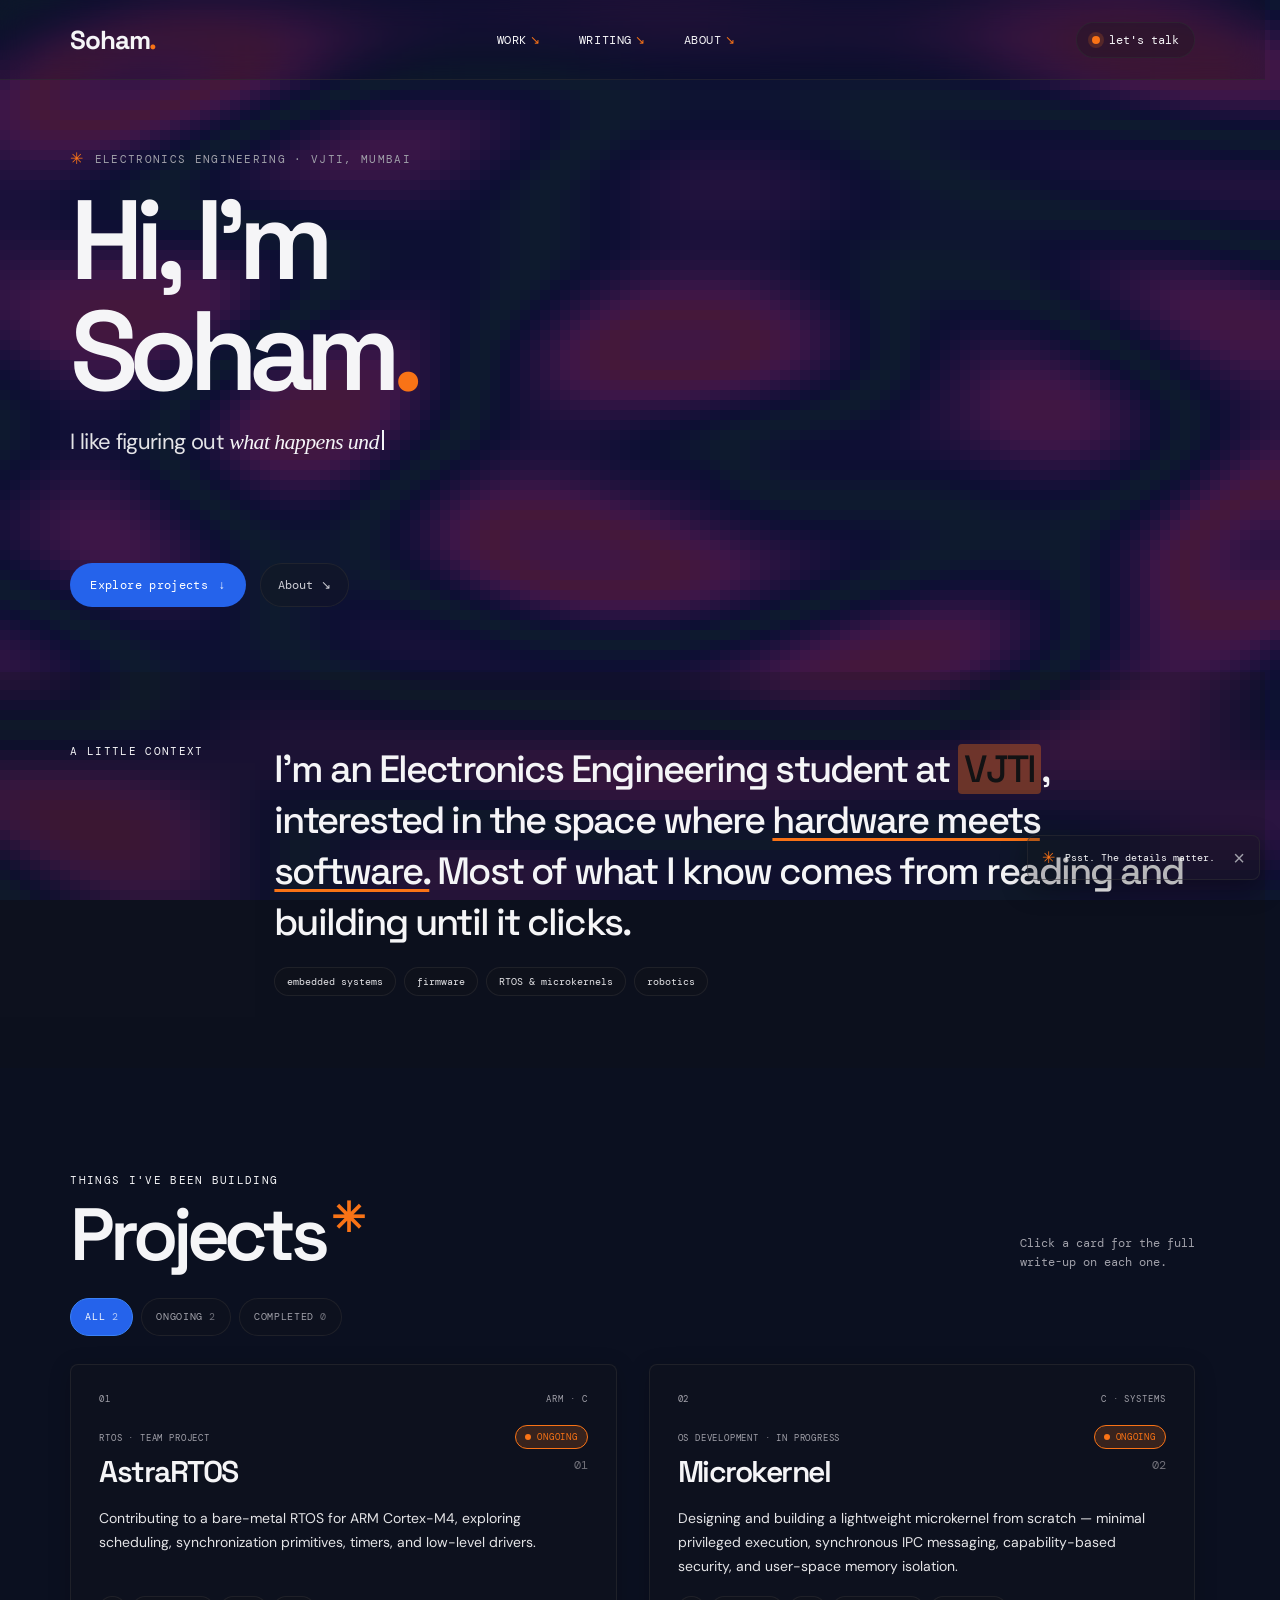
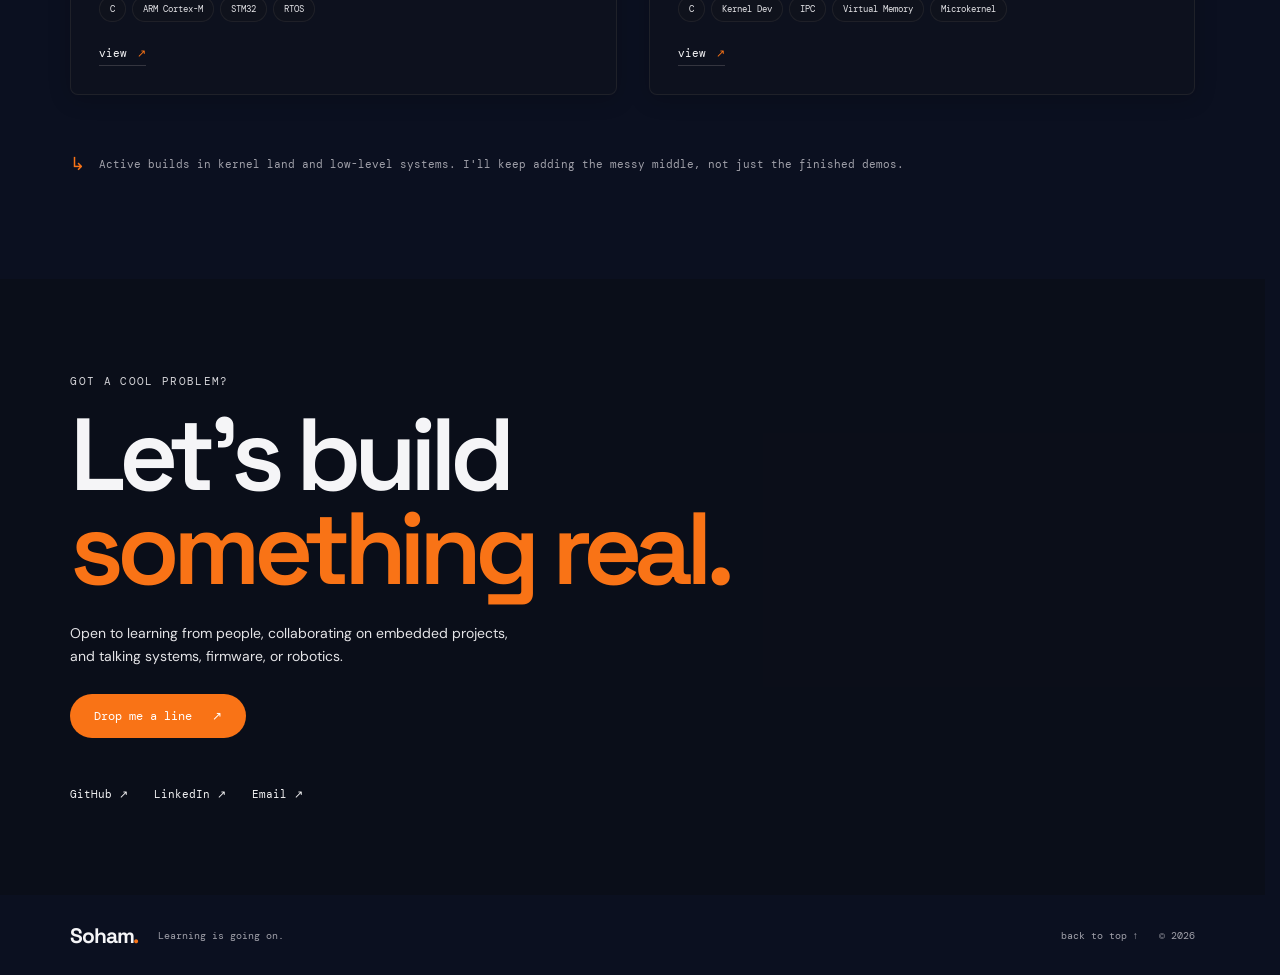
<file: index.html>
<!doctype html>
<html lang="en">
<head>
  <meta charset="utf-8" />
  <meta name="viewport" content="width=device-width, initial-scale=1, viewport-fit=cover" />
  <meta name="theme-color" content="#f4f1e9" />
  <script>
    (function () {
      document.documentElement.setAttribute('data-theme', 'dark');
      var meta = document.querySelector('meta[name="theme-color"]');
      if (meta) meta.setAttribute('content', '#121214');
    })();
  </script>
  <meta name="description" content="Soham — Electronics Engineering student exploring embedded systems, firmware, RTOS, microkernels, and low-level computing." />
  <title>Soham — I make hardware do things.</title>
  <link rel="preconnect" href="https://fonts.googleapis.com" />
  <link rel="preconnect" href="https://fonts.gstatic.com" crossorigin />
  <link href="https://fonts.googleapis.com/css2?family=Caveat:wght@400;600&family=DM+Mono:wght@400;500&family=DM+Sans:wght@400;500;600;700&family=Space+Grotesk:wght@400;500;600;700&display=swap" rel="stylesheet" />
  <link rel="stylesheet" href="style.css" />
</head>
<body>
  <canvas id="plasma-bg" aria-hidden="true"></canvas>
  <div class="site-shell">
    <nav class="topbar" aria-label="Main navigation">
      <a class="wordmark" href="#top" aria-label="Soham, home">Soham<span class="wordmark-dot">.</span></a>
      <div class="nav-links">
        <a href="#work">work <span>↘</span></a>
        <a href="writing.html">writing <span>↘</span></a>
        <a href="#about">about <span>↘</span></a>
      </div>
      <div class="topbar-actions">
        <a class="availability" href="#contact"><span class="status-dot"></span> let's talk</a>
      </div>
    </nav>

    <main id="top">
      <!-- Replaced Hero Section -->
      <section class="hero section-pad" id="hero-section">
        <div class="hero-kicker"><span class="tiny-star">✳</span> ELECTRONICS ENGINEERING · VJTI, MUMBAI</div>

        <div class="hero-content-grid">
          <!-- Left Column: Typography & Action -->
          <div class="hero-intro-col">
            <h1>Hi, I'm<br /><span class="name-line">Soham<span class="name-period">.</span></span></h1>
            <p class="hero-description">I like figuring out <em><span id="typed"></span><span class="typed-cursor" aria-hidden="true"></span></em></p>
            <div class="hero-cta-row">
              <a class="hero-cta-btn" href="#work">Explore projects <span class="btn-arrow">↓</span></a>
              <a class="hero-cta-secondary" href="#about">About <span>↘</span></a>
            </div>
          </div>

        </div>
      </section>

      <!-- Little Context Strip (About Target) -->
      <section class="intro-strip section-pad" id="about">
        <p class="eyebrow">A LITTLE CONTEXT</p>
        <p class="intro-copy">I'm an Electronics Engineering student at <span class="highlight">VJTI</span>, interested in the space where <span class="underline-scribble">hardware meets software.</span> Most of what I know comes from reading and building until it clicks.</p>
        <div class="interest-tags"><span>embedded systems</span><span>firmware</span><span>RTOS &amp; microkernels</span><span>robotics</span></div>
      </section>

      <!-- Work / Projects Section -->
      <section class="work-section section-pad" id="work">
        <div class="section-heading">
          <div><p class="eyebrow">THINGS I'VE BEEN BUILDING</p><h2>Projects<span class="heading-star">✳</span></h2></div>
          <p class="section-note">Click a card for the full<br />write-up on each one.</p>
        </div>

        <div class="project-filters" role="group" aria-label="Filter projects by status">
          <button class="project-filter" type="button" data-filter="all" aria-pressed="true" aria-controls="project-grid">All <span class="filter-count">2</span></button>
          <button class="project-filter" type="button" data-filter="ongoing" aria-pressed="false" aria-controls="project-grid">Ongoing <span class="filter-count">2</span></button>
          <button class="project-filter" type="button" data-filter="completed" aria-pressed="false" aria-controls="project-grid">Completed <span class="filter-count">0</span></button>
        </div>
        <p class="sr-only" id="project-filter-status" role="status" aria-live="polite"></p>

        <div class="project-grid" id="project-grid">
          <!-- 01 AstraRTOS (Ongoing) -->
          <a class="project-card" href="projects/astraritos.html" data-status="ongoing">
            <div class="project-topline"><span>01</span><span>ARM · C</span></div>
            <div class="project-meta"><div><span class="project-type">RTOS · TEAM PROJECT</span><h3>AstraRTOS</h3></div><div class="project-meta-side"><span class="project-status is-ongoing">Ongoing</span><span class="project-number">01</span></div></div>
            <p>Contributing to a bare-metal RTOS for ARM Cortex-M4, exploring scheduling, synchronization primitives, timers, and low-level drivers.</p>
            <div class="project-tags"><span>C</span><span>ARM Cortex-M</span><span>STM32</span><span>RTOS</span></div>
            <span class="project-open">view <span>↗</span></span>
          </a>

          <!-- 02 Microkernel (Ongoing) -->
          <a class="project-card" href="projects/microkernel.html" data-status="ongoing">
            <div class="project-topline"><span>02</span><span>C · SYSTEMS</span></div>
            <div class="project-meta"><div><span class="project-type">OS DEVELOPMENT · IN PROGRESS</span><h3>Microkernel</h3></div><div class="project-meta-side"><span class="project-status is-ongoing">Ongoing</span><span class="project-number">02</span></div></div>
            <p>Designing and building a lightweight microkernel from scratch — minimal privileged execution, synchronous IPC messaging, capability-based security, and user-space memory isolation.</p>
            <div class="project-tags"><span>C</span><span>Kernel Dev</span><span>IPC</span><span>Virtual Memory</span><span>Microkernel</span></div>
            <span class="project-open">view <span>↗</span></span>
          </a>
        </div>
        <p class="work-footnote"><span>↳</span> Active builds in kernel land and low-level systems. I'll keep adding the messy middle, not just the finished demos.</p>
      </section>

      <!-- Contact Section -->
      <section class="contact-section section-pad" id="contact">
        <p class="eyebrow">GOT A COOL PROBLEM?</p>
        <h2>Let's build<br /><span>something real.</span></h2>
        <p class="contact-copy">Open to learning from people, collaborating on embedded projects, and talking systems, firmware, or robotics.</p>
        <a class="contact-button" href="mailto:sohshri796@gmail.com">Drop me a line <span>↗</span></a>
        <div class="social-links"><a href="https://github.com/sohshri796-cell" target="_blank" rel="noreferrer">GitHub ↗</a><a href="https://www.linkedin.com/in/soham-aney-1740173a4?utm_source=share_via&utm_content=profile&utm_medium=member_android" target="_blank" rel="noreferrer">LinkedIn ↗</a><a href="mailto:sohshri796@gmail.com">Email ↗</a></div>
      </section>
    </main>

    <footer class="footer"><a class="wordmark" href="#top">Soham<span class="wordmark-dot">.</span></a><p>Learning is going on.</p><a href="#top" class="back-top">back to top ↑</a><span class="footer-year">© <span id="year">2026</span></span></footer>
  </div>
  <div class="floating-note" id="floating-note" role="status" aria-live="polite"><span class="note-spark">✳</span><span id="note-text">Psst. The details matter.</span><button id="note-close" aria-label="Dismiss note">×</button></div>
  <script src="script.js"></script>
  <script src="plasma-bg.js"></script>
</body>
</html>
</file>
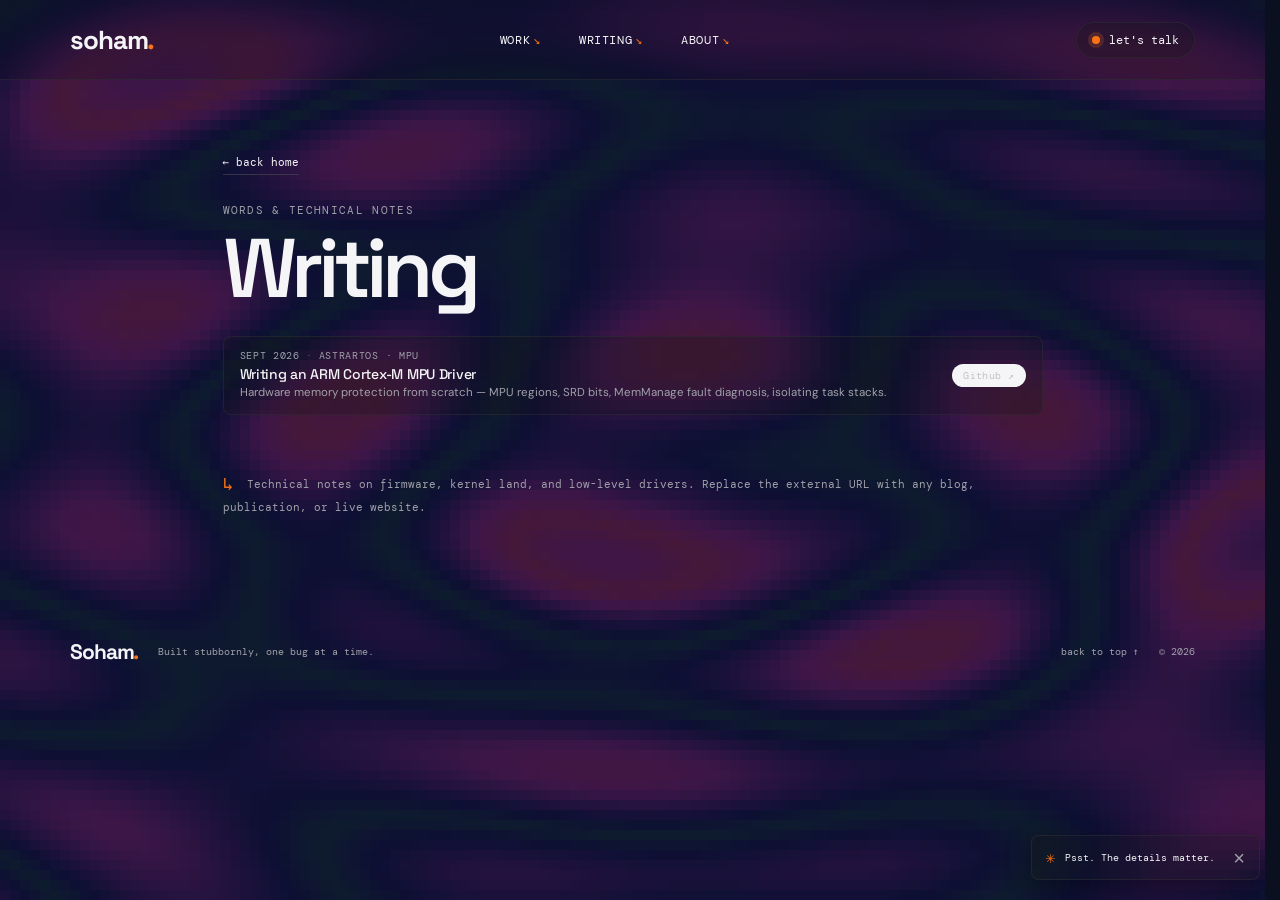
<file: writing.html>
<!doctype html>
<html lang="en">
<head>
  <meta charset="utf-8" />
  <meta name="viewport" content="width=device-width, initial-scale=1, viewport-fit=cover" />
  <meta name="theme-color" content="#f4f1e9" />
  <script>
    (function () {
      document.documentElement.setAttribute('data-theme', 'dark');
      var meta = document.querySelector('meta[name="theme-color"]');
      if (meta) meta.setAttribute('content', '#121214');
    })();
  </script>
  <meta name="description" content="Writing by Soham — notes on embedded systems, RTOS internals, MPU drivers, and low-level firmware." />
  <title>Writing — Soham</title>
  <link rel="preconnect" href="https://fonts.googleapis.com" />
  <link rel="preconnect" href="https://fonts.gstatic.com" crossorigin />
  <link href="https://fonts.googleapis.com/css2?family=DM+Mono:wght@400;500&family=DM+Sans:wght@400;500;600;700&family=Space+Grotesk:wght@400;500;600;700&display=swap" rel="stylesheet" />
  <link rel="stylesheet" href="style.css" />
</head>
<body>
  <canvas id="plasma-bg" aria-hidden="true"></canvas>
  <div class="site-shell">
    <nav class="topbar" aria-label="Main navigation">
      <a class="wordmark" href="index.html" aria-label="Soham, home">soham<span class="wordmark-dot">.</span></a>
      <div class="nav-links">
        <a href="index.html#work">work <span>↘</span></a>
        <a href="writing.html" aria-current="page">writing <span>↘</span></a>
        <a href="index.html#about">about <span>↘</span></a>
      </div>
      <div class="topbar-actions">
        <a class="availability" href="index.html#contact"><span class="status-dot"></span> let's talk</a>
      </div>
    </nav>

    <main class="page-header section-pad">
      <div class="writing-page-shell">
        <a class="back-link" href="index.html">← back home</a>
        <p class="page-kicker">WORDS &amp; TECHNICAL NOTES</p>
        <h1 class="page-title">Writing</h1>

        <div class="writing-container">
          <!-- MPU Driver Article Card -->
          <article class="writing-card">
            <div class="writing-card-row">
              <div class="writing-card-left">
                <div class="writing-card-meta">
                  <span class="writing-date">SEPT 2026</span>
                  <span class="writing-sep">·</span>
                  <span class="writing-tag">ASTRARTOS · MPU</span>
                </div>
                <p class="writing-card-title">
                  <a href="https://github.com/SRA-VJTI/AstraRTOS/blob/main/docs/blogs/mpu.md" target="_blank" rel="noopener noreferrer">Writing an ARM Cortex-M MPU Driver</a>
                </p>
                <p class="writing-card-desc">Hardware memory protection from scratch — MPU regions, SRD bits, MemManage fault diagnosis, isolating task stacks.</p>
              </div>
              <div class="writing-card-right">
                <a class="writing-btn primary" href="https://github.com/SRA-VJTI/AstraRTOS/blob/main/docs/blogs/mpu.md" target="_blank" rel="noopener noreferrer">Github ↗</a>
                <!-- <a class="writing-btn secondary" href="writing/mpu-driver.html">Notes →</a> -->
              </div>
            </div>
          </article>

          <p class="work-footnote">
            <span>↳</span> Technical notes on firmware, kernel land, and low-level drivers. Replace the external URL with any blog, publication, or live website.
          </p>
        </div>
      </div>
    </main>

    <footer class="footer"><a class="wordmark" href="index.html">Soham<span class="wordmark-dot">.</span></a><p>Built stubbornly, one bug at a time.</p><a href="index.html#top" class="back-top">back to top ↑</a><span class="footer-year">© <span id="year">2026</span></span></footer>
  </div>
  <div class="floating-note" id="floating-note" role="status" aria-live="polite"><span class="note-spark">✳</span><span id="note-text">Psst. The details matter.</span><button id="note-close" aria-label="Dismiss note">×</button></div>
  <script src="script.js"></script>
  <script src="plasma-bg.js"></script>
</body>
</html>
</file>
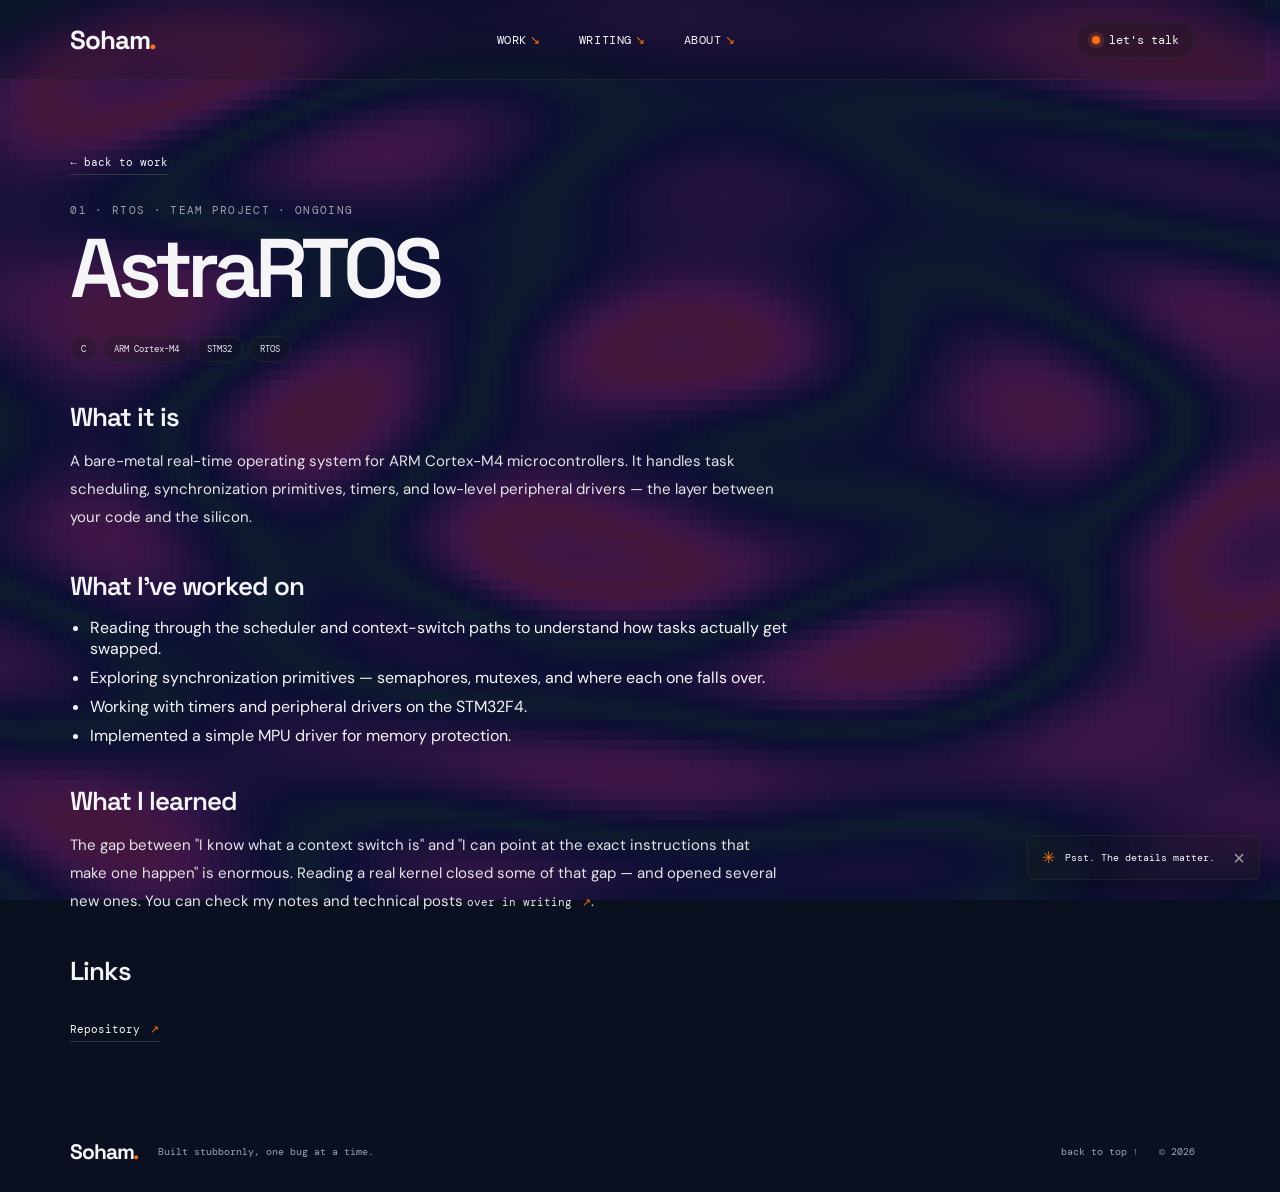
<file: projects/astraritos.html>
<!doctype html>
<html lang="en">
<head>
  <meta charset="utf-8" />
  <meta name="viewport" content="width=device-width, initial-scale=1" />
  <meta name="theme-color" content="#f4f1e9" />
  <script>
    (function () {
      document.documentElement.setAttribute('data-theme', 'dark');
      var meta = document.querySelector('meta[name="theme-color"]');
      if (meta) meta.setAttribute('content', '#121214');
    })();
  </script>
  <meta name="description" content="AstraRTOS — a bare-metal RTOS for ARM Cortex-M4. Soham's project write-up." />
  <title>AstraRTOS</title>
  <link rel="preconnect" href="https://fonts.googleapis.com" />
  <link rel="preconnect" href="https://fonts.gstatic.com" crossorigin />
  <link href="https://fonts.googleapis.com/css2?family=DM+Mono:wght@400;500&family=DM+Sans:wght@400;500;600;700&family=Space+Grotesk:wght@400;500;600;700&display=swap" rel="stylesheet" />
  <link rel="stylesheet" href="../style.css" />
</head>
<body>
  <canvas id="plasma-bg" aria-hidden="true"></canvas>
  <div class="site-shell">
    <nav class="topbar" aria-label="Main navigation">
      <a class="wordmark" href="../index.html" aria-label="Soham, home">Soham<span class="wordmark-dot">.</span></a>
      <div class="nav-links">
        <a href="../index.html#work">work <span>↘</span></a>
        <a href="../writing.html">writing <span>↘</span></a>
        <a href="../index.html#about">about <span>↘</span></a>
      </div>
      <div class="topbar-actions">
        <a class="availability" href="../index.html#contact"><span class="status-dot"></span> let's talk</a>
      </div>
    </nav>

    <main class="page-header section-pad">
      <a class="back-link" href="../index.html#work">← back to work</a>
      <p class="page-kicker">01 · RTOS · TEAM PROJECT · ONGOING</p>
      <h1 class="detail-title">AstraRTOS</h1>

      <div class="detail-body">
        <div class="detail-meta project-tags"><span>C</span><span>ARM Cortex-M4</span><span>STM32</span><span>RTOS</span></div>

        <h2>What it is</h2>
        <p>A bare-metal real-time operating system for ARM Cortex-M4 microcontrollers. It handles task scheduling, synchronization primitives, timers, and low-level peripheral drivers — the layer between your code and the silicon.</p>

        <h2>What I've worked on</h2>
        <ul>
          <li>Reading through the scheduler and context-switch paths to understand how tasks actually get swapped.</li>
          <li>Exploring synchronization primitives — semaphores, mutexes, and where each one falls over.</li>
          <li>Working with timers and peripheral drivers on the STM32F4.</li>
          <li>Implemented a simple MPU driver for memory protection.</li>
        </ul>

        <h2>What I learned</h2>
        <p>The gap between "I know what a context switch is" and "I can point at the exact instructions that make one happen" is enormous. Reading a real kernel closed some of that gap — and opened several new ones. You can check my notes and technical posts <a class="text-link" href="../writing.html" style="border:0;padding:0;margin:0">over in writing <span>↗</span></a>.</p>

        <h2>Links</h2>
        <a class="text-link" href="https://github.com/SRA-VJTI/AstraRTOS" target="_blank" rel="noreferrer">Repository <span>↗</span></a>
      </div>
    </main>

    <footer class="footer"><a class="wordmark" href="../index.html">Soham<span class="wordmark-dot">.</span></a><p>Built stubbornly, one bug at a time.</p><a href="../index.html#top" class="back-top">back to top ↑</a><span class="footer-year">© <span id="year">2026</span></span></footer>
  </div>
  <div class="floating-note" id="floating-note" role="status" aria-live="polite"><span class="note-spark">✳</span><span id="note-text">Psst. The details matter.</span><button id="note-close" aria-label="Dismiss note">×</button></div>
  <script src="../script.js"></script>
  <script src="../plasma-bg.js"></script>
</body>
</html>
</file>
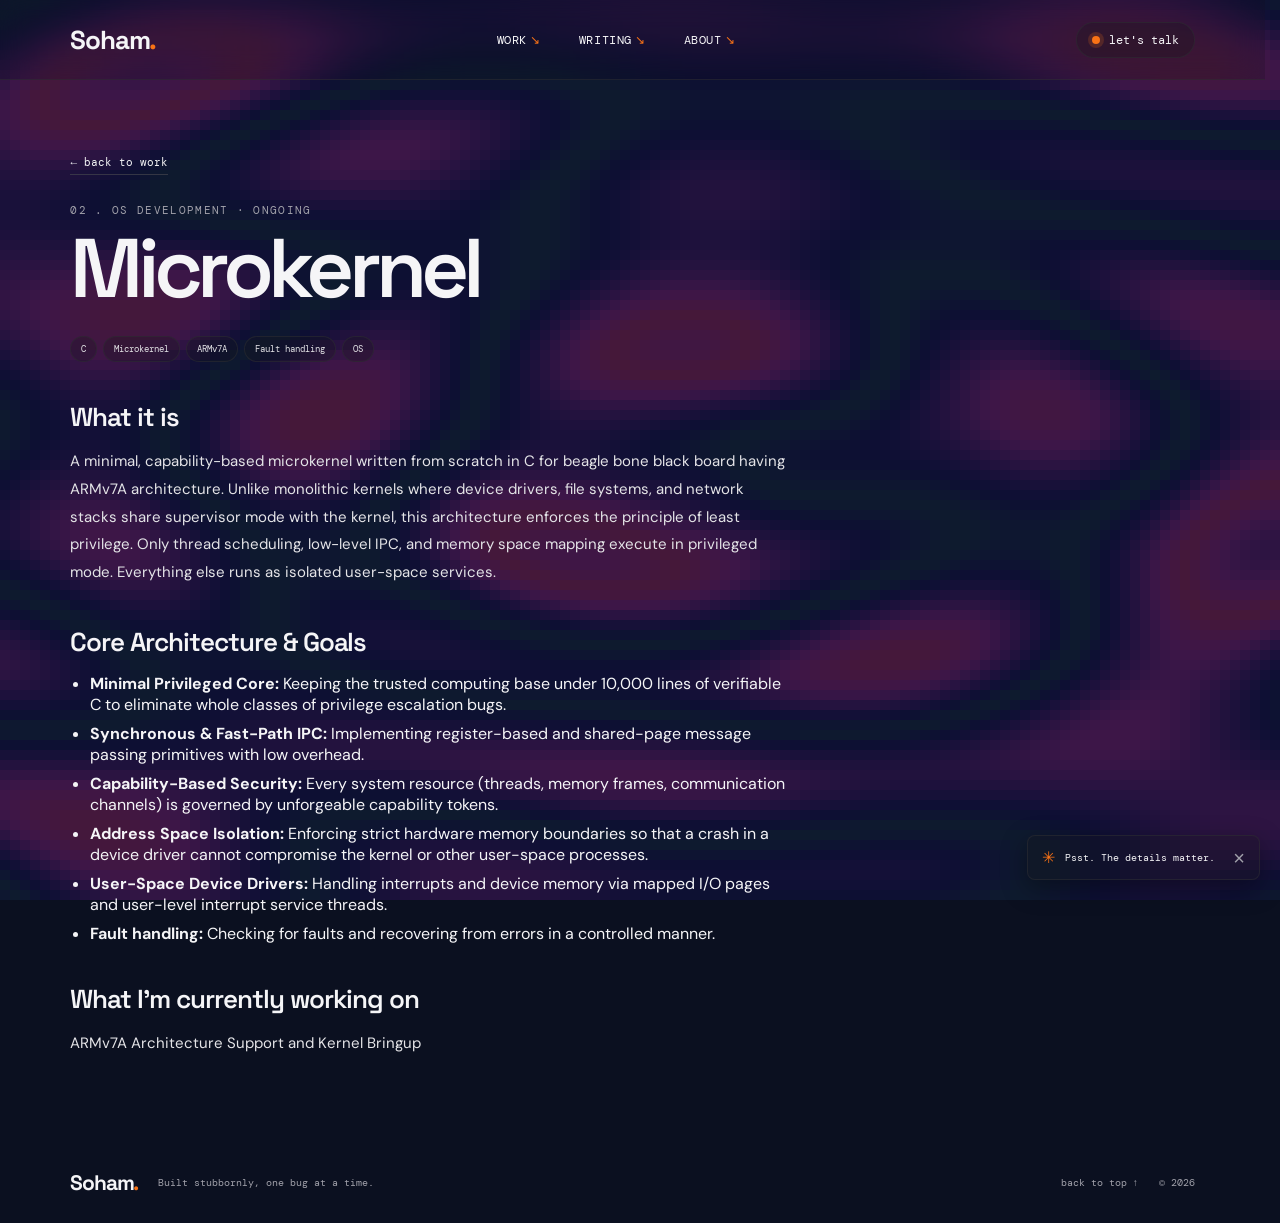
<file: projects/microkernel.html>
<!doctype html>
<html lang="en">
<head>
  <meta charset="utf-8" />
  <meta name="viewport" content="width=device-width, initial-scale=1" />
  <meta name="theme-color" content="#f4f1e9" />
  <script>
    (function () {
      document.documentElement.setAttribute('data-theme', 'dark');
      var meta = document.querySelector('meta[name="theme-color"]');
      if (meta) meta.setAttribute('content', '#121214');
    })();
  </script>
  <meta name="description" content="Microkernel — a minimal privileged kernel with IPC message passing and user-space isolation. Soham's project write-up." />
  <title>Microkernel — Soham</title>
  <link rel="preconnect" href="https://fonts.googleapis.com" />
  <link rel="preconnect" href="https://fonts.gstatic.com" crossorigin />
  <link href="https://fonts.googleapis.com/css2?family=DM+Mono:wght@400;500&family=DM+Sans:wght@400;500;600;700&family=Space+Grotesk:wght@400;500;600;700&display=swap" rel="stylesheet" />
  <link rel="stylesheet" href="../style.css" />
</head>
<body>
  <canvas id="plasma-bg" aria-hidden="true"></canvas>
  <div class="site-shell">
    <nav class="topbar" aria-label="Main navigation">
      <a class="wordmark" href="../index.html" aria-label="Soham, home">Soham<span class="wordmark-dot">.</span></a>
      <div class="nav-links">
        <a href="../index.html#work">work <span>↘</span></a>
        <a href="../writing.html">writing <span>↘</span></a>
        <a href="../index.html#about">about <span>↘</span></a>
      </div>
      <div class="topbar-actions">
        <a class="availability" href="../index.html#contact"><span class="status-dot"></span> let's talk</a>
      </div>
    </nav>

    <main class="page-header section-pad">
      <a class="back-link" href="../index.html#work">← back to work</a>
      <p class="page-kicker">02 . OS DEVELOPMENT · ONGOING</p>
      <h1 class="detail-title">Microkernel</h1>

      <div class="detail-body">
        <div class="detail-meta project-tags"><span>C</span><span>Microkernel</span><span>ARMv7A</span><span>Fault handling</span><span>OS</span></div>

        <h2>What it is</h2>
        <p>A minimal, capability-based microkernel written from scratch in C for beagle bone black board having ARMv7A architecture. Unlike monolithic kernels where device drivers, file systems, and network stacks share supervisor mode with the kernel, this architecture enforces the principle of least privilege. Only thread scheduling, low-level IPC, and memory space mapping execute in privileged mode. Everything else runs as isolated user-space services.</p>

        <h2>Core Architecture &amp; Goals</h2>
        <ul>
          <li><strong>Minimal Privileged Core:</strong> Keeping the trusted computing base under 10,000 lines of verifiable C to eliminate whole classes of privilege escalation bugs.</li>
          <li><strong>Synchronous &amp; Fast-Path IPC:</strong> Implementing register-based and shared-page message passing primitives with low overhead.</li>
          <li><strong>Capability-Based Security:</strong> Every system resource (threads, memory frames, communication channels) is governed by unforgeable capability tokens.</li>
          <li><strong>Address Space Isolation:</strong> Enforcing strict hardware memory boundaries so that a crash in a device driver cannot compromise the kernel or other user-space processes.</li>
          <li><strong>User-Space Device Drivers:</strong> Handling interrupts and device memory via mapped I/O pages and user-level interrupt service threads.</li>
          <li><strong>Fault handling:</strong> Checking for faults and recovering from errors in a controlled manner.</li>
        </ul>

        <h2>What I'm currently working on</h2>
        <p>ARMv7A Architecture Support and Kernel Bringup</p>

        <!-- <h2>Links</h2>
        <a class="text-link" href="https://github.com/YOUR_GITHUB" target="_blank" rel="noreferrer">Repository <span>↗</span></a> -->
      </div>
    </main>

    <footer class="footer"><a class="wordmark" href="../index.html">Soham<span class="wordmark-dot">.</span></a><p>Built stubbornly, one bug at a time.</p><a href="../index.html#top" class="back-top">back to top ↑</a><span class="footer-year">© <span id="year">2026</span></span></footer>
  </div>
  <div class="floating-note" id="floating-note" role="status" aria-live="polite"><span class="note-spark">✳</span><span id="note-text">Psst. The details matter.</span><button id="note-close" aria-label="Dismiss note">×</button></div>
  <script src="../script.js"></script>
  <script src="../plasma-bg.js"></script>
</body>
</html>
</file>
<file: style.css>
:root {
  /* Original Light Theme: Editorial Warm Paper with Cobalt Accent */
  --paper: rgba(244, 241, 233, 0.28);
  --surface: rgba(247, 245, 238, 0.32);
  --surface-alt: rgba(236, 233, 225, 0.28);
  --strip: rgba(232, 230, 222, 0.22);
  --soft: rgba(228, 225, 216, 0.26);
  --dash: #b7b4ab;
  --line: rgba(214, 211, 202, 0.55);
  --line-strong: rgba(171, 164, 147, 0.7);
  --tag-border: rgba(198, 195, 186, 0.6);
  --tag-text: #565a63;
  --ink: #ffd400;
  --body-text: #ffdf33;
  --body-text-soft: #ffe766;
  --body-text-strong: #ffea80;
  --muted: #f2c200;
  --faint: #d4aa00;
  --doodle: #9fa3aa;
  --accent: #2f5fb3;
  --accent-soft: #2a56a2;
  --accent-deep: #1f4680;
  --accent-line: #8fb2e2;
  --highlight: rgba(188, 210, 242, 0.45);
  --highlight-text: #1f4680;
  --status-ring: rgba(212, 226, 245, 0.35);
  --done: #256349;
  --done-soft: rgba(224, 240, 231, 0.35);
  --shadow-soft: #22252b14;
  --shadow-ink: #22252b22;
  --shadow-card: 0 4px 18px rgba(34, 37, 43, 0.08);
  --topbar-bg: rgba(244, 241, 233, 0.18);
  --note-bg: rgba(253, 251, 246, 0.3);
  --note-border: rgba(211, 208, 199, 0.55);
  --contact-bg: rgba(28, 37, 51, 0.35);
  --contact-ink: #f4f1e9;
  --contact-muted: #d0d8e4;
  --contact-body: #dde4ef;
  --contact-links: #e6ebf3;
  --footer-muted: #737780;
  --button-hover: rgba(201, 219, 248, 0.4);

  --mono: 'DM Mono', monospace;
  --sans: 'DM Sans', sans-serif;
  --display: 'Space Grotesk', sans-serif;
  --hand: 'Caveat', 'Segoe Script', cursive;
  color-scheme: light;
}

[data-theme="dark"] {
  /* Bespoke Dark Theme: Deep Warm Carbon & Slate with Vivid Amber-Orange Accents */
  --paper: rgba(18, 18, 20, 0.22);
  --surface: rgba(24, 24, 27, 0.28);
  --surface-alt: rgba(32, 32, 36, 0.26);
  --strip: rgba(21, 21, 23, 0.2);
  --soft: rgba(39, 39, 43, 0.24);
  --dash: #3f3f46;
  --line: rgba(46, 46, 51, 0.55);
  --line-strong: rgba(69, 69, 78, 0.7);
  --tag-border: rgba(51, 51, 56, 0.6);
  --tag-text: #e4e4e7;
  --ink: #f5f5f7;
  --body-text: #e4e4e7;
  --body-text-soft: #cfcfd6;
  --body-text-strong: #fafafa;
  --muted: #a1a1aa;
  --faint: #71717a;
  --doodle: #71717a;
  --topbar-bg: rgba(18, 18, 20, 0.16);
  --note-bg: rgba(24, 24, 27, 0.28);
  --note-border: rgba(46, 46, 51, 0.55);
  --shadow-soft: rgba(0, 0, 0, 0.35);
  --shadow-ink: rgba(0, 0, 0, 0.45);
  --shadow-card: 0 4px 22px rgba(0, 0, 0, 0.2);
  --accent: #f97316;
  --accent-soft: #fb923c;
  --accent-deep: #ea580c;
  --accent-line: #fdba74;
  --highlight: rgba(249, 115, 22, 0.35);
  --highlight-text: #121214;
  --status-ring: rgba(249, 115, 22, 0.18);
  --done: #4ade80;
  --done-soft: rgba(74, 222, 128, 0.14);
  --contact-bg: rgba(10, 10, 12, 0.3);
  --contact-ink: #f5f5f7;
  --contact-muted: #d4d4d8;
  --contact-body: #e4e4e7;
  --contact-links: #f4f4f5;
  --footer-muted: #a1a1aa;
  --button-hover: rgba(254, 215, 170, 0.35);
  color-scheme: dark;
}

*, *::before, *::after {
  box-sizing: border-box;
}

html {
  scroll-behavior: smooth;
  scroll-padding-top: 86px;
  background: #0b1020;
  -webkit-text-size-adjust: 100%;
  scrollbar-gutter: stable;
  overflow-y: scroll;
}

body {
  margin: 0;
  background: transparent;
  color: var(--ink);
  font-family: var(--sans);
  -webkit-font-smoothing: antialiased;
  -moz-osx-font-smoothing: grayscale;
  transition: background-color .22s ease, color .22s ease;
  overflow-x: hidden;
  width: 100%;
  position: relative;
}

#plasma-bg {
  position: fixed;
  inset: 0;
  width: 100%;
  height: 100%;
  z-index: 0;
  pointer-events: none;
  opacity: 0.45;
  filter: saturate(0.7) brightness(0.85);
}

.site-shell {
  position: relative;
  z-index: 1;
}

.site-shell {
  max-width: 1440px;
  margin: 0 auto;
  overflow: clip;
}

.section-pad {
  padding-left: clamp(18px, 5.5vw, 96px);
  padding-right: clamp(18px, 5.5vw, 96px);
}

a {
  color: inherit;
  text-decoration: none;
}

.sr-only {
  position: absolute;
  width: 1px;
  height: 1px;
  padding: 0;
  margin: -1px;
  overflow: hidden;
  clip: rect(0, 0, 0, 0);
  white-space: nowrap;
  border: 0;
}

/* ==========================================================================
   TOPBAR
   ========================================================================== */
.topbar {
  height: 80px;
  padding: 0 clamp(18px, 5.5vw, 96px);
  display: flex;
  align-items: center;
  justify-content: space-between;
  gap: 16px;
  border-bottom: 1px solid var(--line);
  position: sticky;
  top: 0;
  z-index: 60;
  background: var(--topbar-bg);
  backdrop-filter: blur(14px);
  -webkit-backdrop-filter: blur(14px);
  transition: background-color .22s ease, border-color .22s ease;
}

.wordmark {
  font: 700 clamp(22px, 3.2vw, 26px) var(--display);
  letter-spacing: -1.2px;
  flex-shrink: 0;
}

.wordmark-dot {
  color: var(--accent);
}

.nav-links {
  display: flex;
  gap: clamp(14px, 2.8vw, 32px);
  font: 12px var(--mono);
  text-transform: uppercase;
  letter-spacing: .05em;
  align-items: center;
}

.nav-links a {
  display: inline-flex;
  align-items: center;
  gap: 3px;
  padding: 8px 3px;
  transition: opacity .2s, color .2s;
  min-height: 38px;
}

.nav-links a:hover,
.social-links a:hover,
.back-top:hover {
  opacity: .6;
}

.nav-links span {
  color: var(--accent);
}

.topbar-actions {
  display: flex;
  align-items: center;
  gap: 12px;
  flex-shrink: 0;
}

.availability {
  font: 12px var(--mono);
  display: flex;
  align-items: center;
  gap: 9px;
  border: 1px solid var(--line);
  padding: 9px 15px;
  border-radius: 30px;
  background: var(--surface);
  transition: border-color .2s, background-color .2s;
  white-space: nowrap;
}

.availability:hover {
  border-color: var(--ink);
}

.status-dot {
  width: 8px;
  height: 8px;
  background: var(--accent);
  border-radius: 50%;
  box-shadow: 0 0 0 4px var(--status-ring);
  flex-shrink: 0;
}

/* Theme Toggle */
.theme-toggle {
  width: 40px;
  height: 40px;
  border-radius: 50%;
  border: 1px solid var(--line);
  background: var(--surface);
  color: var(--ink);
  display: grid;
  place-items: center;
  padding: 0;
  flex-shrink: 0;
  cursor: pointer;
  transition: background .2s, border-color .2s, transform .2s;
}

.theme-toggle:hover {
  background: var(--surface-alt);
  border-color: var(--ink);
}

.theme-toggle:active {
  transform: scale(.93);
}

.theme-toggle:focus-visible {
  outline: 2px dashed var(--accent);
  outline-offset: 3px;
}

.theme-toggle svg {
  width: 17px;
  height: 17px;
  display: block;
}

.theme-toggle .icon-sun {
  display: none;
}

[data-theme="dark"] .theme-toggle .icon-sun {
  display: block;
}

[data-theme="dark"] .theme-toggle .icon-moon {
  display: none;
}

/* ==========================================================================
   HERO SECTION (Stabilized - No Page Shift)
   ========================================================================== */
.hero {
  position: relative;
  padding-top: clamp(44px, 5.5vw, 68px);
  padding-bottom: clamp(44px, 5.5vw, 65px);
}

.hero-kicker,
.eyebrow,
.project-type {
  font: 11px var(--mono);
  letter-spacing: .12em;
  text-transform: uppercase;
}

.hero-kicker {
  display: flex;
  align-items: center;
  gap: 10px;
  color: var(--muted);
  margin-bottom: clamp(14px, 2vw, 22px);
}

.tiny-star {
  font-size: 16px;
  color: var(--accent);
}

/* 2-Column Hero Grid: align-items start prevents left-column jumping */
.hero-content-grid {
  display: grid;
  grid-template-columns: minmax(0, 1.15fr) minmax(0, 0.85fr);
  gap: clamp(24px, 3.5vw, 48px);
  align-items: start;
}

.hero-intro-col {
  display: flex;
  flex-direction: column;
  min-width: 0;
}

h1, h2, h3, p {
  margin-top: 0;
}

h1 {
  font: 600 clamp(48px, 8.8vw, 120px) / .88 var(--display);
  letter-spacing: -.08em;
  margin: 0 0 clamp(16px, 2.5vw, 24px);
}

h1 .name-line {
  display: inline-block;
  margin-top: clamp(5px, 1.1vw, 12px);
}

.name-period {
  color: var(--accent);
}

/* min-height prevents typing text from causing layout shifts */
.hero-description {
  font-size: clamp(16px, 1.9vw, 22px);
  line-height: 1.52;
  letter-spacing: -.03em;
  color: var(--body-text);
  max-width: 500px;
  min-height: 4.8em;
  margin: 0 0 clamp(20px, 2.5vw, 32px);
}

.hero-description em {
  font-family: Georgia, serif;
  color: var(--ink);
}

.typed-cursor {
  display: inline-block;
  width: 2px;
  height: .9em;
  background: var(--ink);
  margin-left: 3px;
  vertical-align: -1px;
  animation: blink 1s steps(2, start) infinite;
}

.hero-cta-row {
  display: flex;
  align-items: center;
  gap: 14px;
  flex-wrap: wrap;
}

.hero-cta-btn {
  display: inline-flex;
  align-items: center;
  gap: 10px;
  background: #2563eb;
  color: #ffffff;
  padding: 12px 20px;
  border-radius: 30px;
  font: 12px var(--mono);
  letter-spacing: .03em;
  transition: transform .2s, opacity .2s, background-color .2s;
  min-height: 44px;
}

.hero-cta-btn:hover,
.hero-cta-btn:active {
  transform: translateY(-2px);
  opacity: 1;
  background: #1d4ed8;
  color: #ffffff;
}

.btn-arrow {
  color: #ffffff;
}

.hero-cta-secondary {
  display: inline-flex;
  align-items: center;
  gap: 8px;
  font: 12px var(--mono);
  color: var(--body-text-soft);
  border: 1px solid var(--line);
  padding: 11px 17px;
  border-radius: 30px;
  background: var(--surface);
  transition: border-color .2s, color .2s, transform .2s;
  min-height: 44px;
}

.hero-cta-secondary:hover {
  border-color: var(--ink);
  color: var(--ink);
  transform: translateY(-2px);
}

/* ==========================================================================
   MINIMALIST EXPEDITION STAGE — no card frame, just the raw SVG viewport
   ========================================================================== */
.hero-stage-col {
  width: 100%;
  min-width: 0;
}

.hero-scene-col {
  width: 100%;
  max-width: 730px;
  justify-self: end;
}

@media (min-width: 900px) {
  .hero-scene-col {
    max-width: 730px;
    margin-top: 0;
    align-self: start;
  }
}

.climber-stage-card {
  background: transparent;
  border: none;
  border-radius: 0;
  overflow: hidden;
  box-shadow: none;
  position: relative;
  user-select: none;
  contain: paint layout;
}

/* stage-card-header no longer rendered — rules kept inert for safety */
.stage-card-header {
  display: none;
}

/* Hero skyline + cat scene */
.hero-scene-card {
  width: 100%;
  border: 1px solid var(--line);
  border-radius: 8px;
  background: transparent;
  overflow: hidden;
  box-shadow: var(--shadow-card);
}

#hero-scene {
  display: block;
  width: 100%;
  aspect-ratio: 64 / 23;
  height: auto;
}

/* Fixed Aspect Viewport */
.stage-canvas-wrap {
  position: relative;
  width: 100%;
  aspect-ratio: 440 / 280;
  background: var(--paper);
  cursor: crosshair;
  overflow: hidden;
}

.stage-svg {
  width: 100%;
  height: 100%;
  display: block;
}

/* Mountain Graphic */
.contour-grid line {
  stroke: var(--line);
  stroke-width: .7;
  stroke-dasharray: 4 6;
  opacity: .45;
}

.distant-peaks {
  fill: var(--surface-alt);
  opacity: .75;
}

.mountain-cliff-back {
  fill: var(--strip);
  stroke: var(--line);
  stroke-width: 1.4;
}

.mountain-cliff-main {
  fill: var(--surface);
  stroke: var(--ink);
  stroke-width: 2.2;
  stroke-linejoin: round;
}

.cliff-ridge-lines path {
  fill: none;
  stroke: var(--line);
  stroke-width: 1.3;
  stroke-linecap: round;
  opacity: .8;
}

.cliff-hatch path {
  fill: none;
  stroke: var(--line-strong);
  stroke-width: 1.1;
  stroke-linecap: round;
  opacity: .5;
}

.rock-holds-group path {
  fill: none;
  stroke: var(--accent);
  stroke-width: 2.4;
  stroke-linecap: round;
  opacity: .85;
}

.hold-loose {
  stroke: var(--accent-deep) !important;
  stroke-dasharray: 4 2;
}

.hold-emergency {
  stroke: var(--done) !important;
}

.summit-flagpole {
  stroke: var(--ink);
  stroke-width: 1.8;
  stroke-linecap: round;
}

.summit-flag {
  fill: var(--accent);
  transform-origin: 0 0;
  animation: summit-flag-storm 14s linear infinite;
}

/* ==========================================================================
   STRONG MOUNTAIN WIND GUSTS (Motivates the slip at 4.5s - 5.0s!)
   ========================================================================== */
.wind-gust {
  fill: none;
  stroke: var(--ink);
  stroke-linecap: round;
  stroke-dasharray: 70 140;
  opacity: 0;
  animation: wind-gust-storm 14s linear infinite;
}

.wg-1 { stroke-width: 1.8; animation-delay: 0s; }
.wg-2 { stroke-width: 2.4; animation-delay: 0.12s; }
.wg-3 { stroke-width: 1.5; animation-delay: 0.06s; }
.wg-4 { stroke-width: 2.0; animation-delay: 0.18s; }

.wind-dust {
  fill: var(--muted);
  opacity: 0;
  animation: wind-dust-specks 14s linear infinite;
}

@keyframes wind-gust-storm {
  0%, 31.9%   { opacity: 0; stroke-dashoffset: 260; }
  32%         { opacity: 0.25; stroke-dashoffset: 200; }
  35.7%       { opacity: 0.95; stroke-dashoffset: 0; }     /* Peak gale at slip moment! */
  39%         { opacity: 0.85; stroke-dashoffset: -220; }
  44%         { opacity: 0.45; stroke-dashoffset: -440; }
  47%         { opacity: 0.15; stroke-dashoffset: -600; }
  48%, 100%   { opacity: 0; stroke-dashoffset: -700; }
}

@keyframes wind-dust-specks {
  0%, 31.9%   { opacity: 0; transform: translate(0, 0); }
  32%         { opacity: 0.5; transform: translate(0, 0); }
  35.7%       { opacity: 1; transform: translate(45px, -15px); }
  41%         { opacity: 0.8; transform: translate(90px, -25px); }
  46%         { opacity: 0.2; transform: translate(130px, -35px); }
  48%, 100%   { opacity: 0; transform: translate(150px, -40px); }
}

@keyframes summit-flag-storm {
  0%, 31.9%   { transform: rotate(0deg) scaleX(1); }
  33%         { transform: rotate(20deg) scaleX(1.3); }
  35.7%       { transform: rotate(-10deg) scaleX(1.4); }  /* Whipping in the storm */
  39%         { transform: rotate(26deg) scaleX(1.5); }
  43%         { transform: rotate(-8deg) scaleX(1.3); }
  47%         { transform: rotate(12deg); }
  49%, 100%   { transform: rotate(0deg) scaleX(1); }
}

/* ==========================================================================
   ACTUALLY CLIMBING BIOMECHANICS & KINEMATICS (14.0s Timeline)
   Slower deliberate cadence: Reach -> Lock -> Step -> Push/Pull!
   Slip occurs at 4.5s - 5.0s due to the howling wind!
   ========================================================================== */
.climber-group {
  transform-box: view-box;
}

.climber-lean {
  transform-origin: 190px 165px;
  transform: rotate(var(--body-lean, 0deg));
  transition: transform .14s ease-out;
}

.climber-neck-head {
  transform-origin: 190px 145px;
  transform: rotate(var(--head-turn, 0deg));
  transition: transform .1s ease-out;
}

.climber-pupils {
  transform: translate(var(--look-x, 0px), var(--look-y, 0px));
  transition: transform .08s ease-out;
}

/* 14s linear timeline for 100% synchronized body & face kinematics */
.climber-animator {
  transform-origin: 190px 165px;
  animation: mountain-climb-biomechanics 14s linear infinite;
}

.climber-leg-left {
  transform-origin: 188px 168px;
  animation: leg-left-step-slip 14s linear infinite;
}

.climber-leg-right {
  transform-origin: 192px 168px;
  animation: leg-right-step-brace 14s linear infinite;
}

.climber-arm-left {
  transform-origin: 188px 150px;
  animation: arm-left-reach-hang 14s linear infinite;
}

.climber-arm-right {
  transform-origin: 192px 150px;
  animation: arm-right-reach-flail 14s linear infinite;
}

.pebble-debris {
  animation: pebble-dust-burst 14s linear infinite;
}

/* Synchronized Expressions */
.face-state-determined {
  opacity: 1;
  animation: face-cycle-determined 14s linear infinite;
}

.face-state-effort {
  opacity: 0;
  animation: face-cycle-effort 14s linear infinite;
}

.face-state-panic {
  opacity: 0;
  animation: face-cycle-panic 14s linear infinite;
}

.face-state-relief {
  opacity: 0;
  animation: face-cycle-relief 14s linear infinite;
}

/* Body Movement: Methodical stepped climb, wind waver, slip, catch, resume */
@keyframes mountain-climb-biomechanics {
  /* A local, seamless climbing loop: climb, get hit by the wind, recover. */
  /* 0% - 10%: Planted, reaching left hand up */
  0%   { transform: translate(0, 0) rotate(-1deg); }
  6%   { transform: translate(1px, -1px) rotate(-2deg); }
  10%  { transform: translate(3px, -3px) rotate(0deg); }

  /* 10% - 18%: Left leg pushes & arms pull body up! */
  14%  { transform: translate(11px, -11px) rotate(1.5deg); }
  18%  { transform: translate(16px, -16px) rotate(0deg); }

  /* 18% - 24%: Planted, reaching right hand up */
  21%  { transform: translate(17px, -17px) rotate(-1.5deg); }
  24%  { transform: translate(18px, -18px) rotate(1deg); }

  /* 24% - 32%: Right leg pushes & body heaves up! */
  28%  { transform: translate(25px, -25px) rotate(2deg); }
  32%  { transform: translate(28px, -28px) rotate(0deg); }

  /* 32% - 35.7%: Strong wind hits! Climber wavers against the gale */
  34%  { transform: translate(29px, -29px) rotate(5deg); }
  35.7%{ transform: translate(30px, -30px) rotate(9deg); }  /* Foot slips off in the gale! */

  /* 35.7% - 42%: VIOLENT DROP & OUTWARD SWING */
  37%  { transform: translate(22px, -12px) rotate(18deg); }
  40%  { transform: translate(-20px, 22px) rotate(26deg); } /* Maximum fall plunge */
  42%  { transform: translate(-30px, 30px) rotate(22deg); }

  /* 42% - 48%: REBOUND BOUNCE & LOCKING ONTO EMERGENCY HOLD */
  44%  { transform: translate(-22px, 24px) rotate(12deg); } /* Elastic recoil */
  46%  { transform: translate(-18px, 19px) rotate(5deg); }
  48%  { transform: translate(-20px, 21px) rotate(6deg); } /* Settled */

  /* 48% - 58%: Regaining breath, wind dies down, feet find wall */
  53%  { transform: translate(-16px, 17px) rotate(3deg); }
  58%  { transform: translate(-13px, 14px) rotate(0deg); }

  /* 58% - 66%: Pushing torso back in, solid posture */
  62%  { transform: translate(-10px, 11px) rotate(1deg); }
  66%  { transform: translate(-7px, 7px) rotate(-1deg); }

  /* 66% - 90%: Slow, deliberate recovery climb back to the rest pose */
  71%  { transform: translate(-5px, 5px) rotate(1.5deg); }
  76%  { transform: translate(-3px, 3px) rotate(0deg); }
  81%  { transform: translate(-1px, 1px) rotate(-1deg); }
  86%  { transform: translate(0, 0) rotate(1deg); }
  90%  { transform: translate(0, 0) rotate(0deg); }

  /* 90% - 100%: Breathe, reset seamlessly (no windless slide) */
  94%  { transform: translate(0, 0) rotate(0deg); }
  97%  { transform: translate(0, 0) rotate(-1deg); }
  100% { transform: translate(0, 0) rotate(-1deg); }
}

/* Left Leg: Steps up to ledge, straightens to push, slips in gale, catches */
@keyframes leg-left-step-slip {
  /* 0% - 10%: Knee bends up to place foot on higher hold */
  0%   { transform: rotate(0deg); }
  6%   { transform: rotate(-18deg); } /* Foot lifts */
  10%  { transform: rotate(-24deg); } /* Foot planted on rock hold */

  /* 10% - 18%: Straightening to push body up */
  14%  { transform: rotate(-8deg); }
  18%  { transform: rotate(2deg); }

  /* 18% - 32%: Planted, bearing weight */
  24%  { transform: rotate(4deg); }
  32%  { transform: rotate(-3deg); }

  /* 32% - 35.7%: Wind rocks the balance */
  34%  { transform: rotate(8deg); }

  /* 35.7% - 44%: FOOT BLOWN OFF! Frantic air kick */
  35.7%{ transform: rotate(22deg); }
  38%  { transform: rotate(58deg); }
  41%  { transform: rotate(74deg); } /* Scrambling in panic */
  44%  { transform: rotate(46deg); }

  /* 48% - 58%: Finds lower rock crevice & stabilizes */
  48%  { transform: rotate(38deg); }
  54%  { transform: rotate(14deg); }
  58%  { transform: rotate(2deg); }

  /* 66% - 94%: Stepping up to summit */
  68%  { transform: rotate(-16deg); }
  74%  { transform: rotate(2deg); }
  82%  { transform: rotate(-14deg); }
  90%  { transform: rotate(2deg); }
  100% { transform: rotate(0deg); }
}

/* Right Leg: Braces, pushes, stabilizes during the slip */
@keyframes leg-right-step-brace {
  /* 0% - 18%: Bearing weight while left leg steps */
  0%   { transform: rotate(0deg); }
  10%  { transform: rotate(4deg); }
  18%  { transform: rotate(2deg); }

  /* 18% - 24%: Knee bends up to step onto next hold */
  21%  { transform: rotate(-16deg); }
  24%  { transform: rotate(-22deg); } /* Planted */

  /* 24% - 32%: Straightens to push body up */
  28%  { transform: rotate(-6deg); }
  32%  { transform: rotate(2deg); }

  /* 35.7% - 44%: Slip reaction: tensed against rock cliff */
  36%  { transform: rotate(-10deg); }
  40%  { transform: rotate(-22deg) scaleY(1.08); }
  44%  { transform: rotate(-12deg); }
  48%  { transform: rotate(0deg); }

  /* Stepping up to summit */
  64%  { transform: rotate(-14deg); }
  72%  { transform: rotate(2deg); }
  80%  { transform: rotate(-12deg); }
  90%  { transform: rotate(0deg); }
  100% { transform: rotate(0deg); }
}

/* Left Arm: Reaches hold, pulls up, holds taut during fall */
@keyframes arm-left-reach-hang {
  /* 0% - 10%: Arm reaches up for hold */
  0%   { transform: rotate(0deg); }
  5%   { transform: rotate(14deg); }
  10%  { transform: rotate(18deg); } /* Locked onto hold */

  /* 10% - 18%: Pulling down to heave body up */
  14%  { transform: rotate(4deg); }
  18%  { transform: rotate(-6deg); }

  /* 24% - 32%: Reaching higher hold */
  26%  { transform: rotate(12deg); }
  32%  { transform: rotate(16deg); }

  /* 35.7% - 44%: Wind slip: bearing full body drop */
  37%  { transform: rotate(18deg) scaleY(1.08); }
  41%  { transform: rotate(28deg) scaleY(1.16); } /* Stretched taut */
  45%  { transform: rotate(16deg) scaleY(1.05); }
  48%  { transform: rotate(6deg); }

  /* Stepping up to summit */
  66%  { transform: rotate(14deg); }
  74%  { transform: rotate(-4deg); }
  82%  { transform: rotate(16deg); }
  92%  { transform: rotate(0deg); }
  100% { transform: rotate(0deg); }
}

/* Right Arm: Reaches, flails against the gale, then snaps to catch hold! */
@keyframes arm-right-reach-flail {
  /* 0% - 18%: Anchored on hold */
  0%   { transform: rotate(0deg); }
  10%  { transform: rotate(-6deg); }
  18%  { transform: rotate(2deg); }

  /* 18% - 24%: Reaches up to next hold */
  21%  { transform: rotate(16deg); }
  24%  { transform: rotate(20deg); }

  /* 24% - 32%: Pulling body up */
  28%  { transform: rotate(6deg); }
  32%  { transform: rotate(-4deg); }

  /* 35.7% - 42%: WIND BLOWS HAND OFF! Frantic flail */
  35.7%{ transform: rotate(-36deg); }
  38%  { transform: rotate(-78deg); } /* Whips back in gale */
  41%  { transform: rotate(-95deg); } /* Windmilling */

  /* 42% - 48%: SNAPS FORWARD TO GRAB EMERGENCY HOLD! */
  43%  { transform: rotate(10deg); }
  46%  { transform: rotate(26deg); }  /* Hand clamped down! */
  48%  { transform: rotate(12deg); }

  /* Stepping up */
  64%  { transform: rotate(18deg); }
  72%  { transform: rotate(-6deg); }
  80%  { transform: rotate(16deg); }
  90%  { transform: rotate(0deg); }
  100% { transform: rotate(0deg); }
}

/* Rock Debris Bursts at exactly 5.0s (35.7%) */
@keyframes pebble-dust-burst {
  0%, 35.6%  { opacity: 0; transform: translate(0, 0) scale(.3); }
  35.7%      { opacity: 1; transform: translate(0, 0) scale(1); }
  39%        { opacity: .85; transform: translate(-6px, 16px) scale(1.1); }
  43%        { opacity: .4; transform: translate(-10px, 32px) scale(.75); }
  46%, 100%  { opacity: 0; transform: translate(-14px, 48px) scale(.3); }
}

/* ==========================================================================
   FACIAL EXPRESSIONS SYNCHRONIZED TO THE 14.0s TIMELINE:
   - 0.0s - 4.5s (0% - 32%): Determined / Effort climbing
   - 4.5s - 5.0s (32% - 35.6%): Effort fighting the sudden wind gale
   - 5.0s - 6.7s (35.7% - 48%): EXACT moment foot slips -> PANIC!
   - 6.7s - 8.9s (48% - 64%): EXACT moment emergency hold caught -> RELIEF!
   - 9.0s - 14.0s (64% - 100%): Footing secured -> DETERMINED climb to peak!
   ========================================================================== */
@keyframes face-cycle-determined {
  0%, 14.9%    { opacity: 1; }
  15%, 23.9%   { opacity: 0; }
  24%, 31.9%   { opacity: 1; }
  32%, 63.9%   { opacity: 0; }
  64%, 100%    { opacity: 1; }
}

@keyframes face-cycle-effort {
  0%, 14.9%    { opacity: 0; }
  15%, 23.9%   { opacity: 1; }
  24%, 31.9%   { opacity: 0; }
  32%, 35.6%   { opacity: 1; } /* Straining against the gale! */
  35.7%, 100%  { opacity: 0; }
}

@keyframes face-cycle-panic {
  0%, 35.6%    { opacity: 0; }
  35.7%, 47.9% { opacity: 1; } /* SNAPS ON EXACTLY AT FOOT SLIP */
  48%, 100%    { opacity: 0; }
}

@keyframes face-cycle-relief {
  0%, 47.9%    { opacity: 0; }
  48%, 63.9%   { opacity: 1; } /* SNAPS ON EXACTLY AT HOLD CATCH */
  64%, 100%    { opacity: 0; }
}

/* Startle Jolt on Click */
.climber-stage-card.is-startled .climber-animator {
  animation: startle-jolt .9s cubic-bezier(.2, .8, .25, 1) forwards;
}

@keyframes startle-jolt {
  0%   { transform: translate(0, 0) rotate(0deg); }
  25%  { transform: translate(-12px, 22px) rotate(18deg); }
  50%  { transform: translate(-6px, 10px) rotate(6deg); }
  75%  { transform: translate(2px, 3px) rotate(1deg); }
  100% { transform: translate(0, 0) rotate(0deg); }
}

/* ==========================================================================
   INTRO CONTEXT STRIP (About Section Target)
   ========================================================================== */
.intro-strip {
  padding-top: clamp(48px, 6vw, 72px);
  padding-bottom: clamp(48px, 6vw, 72px);
  background: var(--strip);
  display: grid;
  grid-template-columns: 160px 1fr;
  column-gap: clamp(24px, 4vw, 44px);
  row-gap: 20px;
  scroll-margin-top: 84px;
  transition: background-color .22s ease;
}

.intro-copy {
  font: 500 clamp(22px, 3.4vw, 38px) / 1.34 var(--display);
  letter-spacing: -.05em;
  max-width: 960px;
  margin: 0;
}

.highlight {
  background: var(--highlight);
  color: var(--highlight-text);
  padding: 1px 6px;
  border-radius: 4px;
}

.underline-scribble {
  text-decoration: underline;
  text-decoration-color: var(--accent);
  text-decoration-thickness: 3px;
  text-underline-offset: 5px;
}

.interest-tags {
  grid-column: 2;
  display: flex;
  gap: 8px;
  flex-wrap: wrap;
}

.interest-tags span,
.project-tags span {
  font: 10px var(--mono);
  padding: 7px 12px;
  border: 1px solid var(--line);
  border-radius: 30px;
  background: var(--surface);
  color: var(--body-text);
  white-space: nowrap;
}

/* ==========================================================================
   WORK / SELECTED PROJECTS SECTION
   ========================================================================== */
.work-section {
  padding-top: clamp(65px, 8.5vw, 105px);
  padding-bottom: clamp(65px, 8.5vw, 100px);
  scroll-margin-top: 84px;
}

.section-heading {
  display: flex;
  align-items: flex-end;
  justify-content: space-between;
  gap: 20px;
  margin-bottom: 36px;
  flex-wrap: wrap;
}

.section-heading .eyebrow {
  margin-bottom: 12px;
}

.section-heading h2,
.contact-section h2,
.page-header h2 {
  font: 600 clamp(36px, 6vw, 74px) / .98 var(--display);
  letter-spacing: -.07em;
  margin: 0;
}

.heading-star {
  font-size: .55em;
  color: var(--accent);
  vertical-align: top;
  margin-left: 6px;
}

.section-note {
  font: 12px/1.6 var(--mono);
  color: var(--muted);
  margin: 0;
}

.project-filters {
  display: flex;
  flex-wrap: wrap;
  gap: 8px;
  margin: -10px 0 28px;
}

.project-filter {
  display: inline-flex;
  align-items: center;
  gap: 6px;
  padding: 8px 14px;
  background: var(--surface);
  border: 1px solid var(--line);
  border-radius: 30px;
  color: var(--muted);
  font: 10px var(--mono);
  letter-spacing: .07em;
  text-transform: uppercase;
  cursor: pointer;
  min-height: 38px;
  transition: background .2s, color .2s, border-color .2s;
}

.project-filter:hover {
  color: var(--ink);
  border-color: var(--ink);
}

.project-filter:focus-visible {
  outline: 2px dashed var(--accent);
  outline-offset: 3px;
}

.project-filter[aria-pressed="true"],
.project-filter:active {
  background: #2563eb;
  border-color: #3b82f6;
  color: #ffffff;
}

.filter-count {
  opacity: .65;
  font-variant-numeric: tabular-nums;
}

.project-grid {
  display: grid;
  grid-template-columns: repeat(2, minmax(0, 1fr));
  gap: clamp(18px, 2.5vw, 32px);
}

.project-card {
  display: flex;
  flex-direction: column;
  border: 1px solid var(--line);
  border-radius: 8px;
  padding: clamp(22px, 3vw, 28px);
  background: var(--surface);
  box-shadow: var(--shadow-card);
  transition: transform .22s, border-color .22s, box-shadow .22s;
}

.project-card:hover {
  transform: translateY(-4px);
  border-color: var(--ink);
  box-shadow: 0 10px 30px var(--shadow-soft);
}

.project-topline {
  display: flex;
  justify-content: space-between;
  gap: 8px;
  flex-wrap: wrap;
  font: 9px var(--mono);
  letter-spacing: .1em;
  text-transform: uppercase;
  color: var(--muted);
  margin-bottom: 20px;
}

.project-meta {
  display: flex;
  justify-content: space-between;
  align-items: flex-start;
  gap: 12px;
}

.project-type {
  font-size: 9px;
  color: var(--muted);
  letter-spacing: .09em;
}

.project-meta h3 {
  font: 600 clamp(24px, 2.8vw, 30px) var(--display);
  letter-spacing: -.05em;
  margin: 6px 0 0;
}

.project-meta-side {
  display: flex;
  flex-direction: column;
  align-items: flex-end;
  gap: 8px;
  flex-shrink: 0;
}

.project-number {
  font: 12px var(--mono);
  color: var(--faint);
}

.project-status {
  display: inline-flex;
  align-items: center;
  gap: 6px;
  padding: 5px 9px;
  border: 1px solid currentColor;
  border-radius: 30px;
  font: 9px var(--mono);
  letter-spacing: .08em;
  text-transform: uppercase;
  white-space: nowrap;
}

.project-status::before {
  content: '';
  width: 6px;
  height: 6px;
  border-radius: 50%;
  background: currentColor;
}

.project-status.is-ongoing {
  color: var(--accent);
  background: var(--status-ring);
  border-color: var(--accent);
}

.project-status.is-completed {
  color: var(--done);
  background: var(--done-soft);
  border-color: var(--done);
}

.project-card p {
  font-size: 14px;
  line-height: 1.7;
  color: var(--body-text);
  margin: 16px 0 18px;
  flex-grow: 1;
}

.project-tags {
  display: flex;
  flex-wrap: wrap;
  gap: 6px;
}

.project-tags span {
  padding: 6px 10px;
  font-size: 9px;
}

.project-open {
  display: inline-flex;
  align-items: center;
  gap: 10px;
  font: 11px var(--mono);
  border-bottom: 1px solid var(--line-strong);
  padding-bottom: 5px;
  margin-top: 24px;
  align-self: flex-start;
}

.project-open span {
  color: var(--accent);
  transition: transform .2s;
}

.project-card:hover .project-open span {
  transform: translate(3px, -3px);
}

.project-card[hidden] {
  display: none !important;
}

.work-footnote {
  margin: clamp(35px, 5vw, 55px) 0 0;
  color: var(--muted);
  font: 11px/1.6 var(--mono);
}

.work-footnote span {
  color: var(--accent);
  font-size: 18px;
  vertical-align: -2px;
  margin-right: 7px;
}

/* ==========================================================================
   WRITING SECTION (Reduced Size, Sleek, Compact Box)
   ========================================================================== */
.writing-page-shell {
  max-width: 820px;
  margin: 0 auto;
}

.writing-container {
  padding-bottom: clamp(48px, 7vw, 85px);
}

/* Slim horizontal blog card */
.writing-card {
  border: 1px solid var(--line);
  background: var(--surface);
  border-radius: 8px;
  padding: 12px 16px;
  transition: border-color .2s;
}

.writing-card:hover {
  border-color: var(--line-strong);
}

/* Row: left = text, right = buttons */
.writing-card-row {
  display: flex;
  align-items: center;
  gap: 16px;
}

.writing-card-left {
  flex: 1;
  min-width: 0;
}

.writing-card-right {
  display: flex;
  flex-direction: row;
  gap: 8px;
  flex-shrink: 0;
}

.writing-card-meta {
  display: flex;
  align-items: center;
  gap: 6px;
  font: 10px var(--mono);
  letter-spacing: .07em;
  color: var(--muted);
  margin-bottom: 3px;
}

.writing-sep {
  opacity: .5;
}

/* Title as a compact paragraph, not a giant h2 */
.writing-card-title {
  font: 500 14px/1.3 var(--display);
  letter-spacing: -.02em;
  margin: 0 0 2px;
  color: var(--ink);
}

.writing-card-title a {
  color: var(--ink);
  transition: color .2s;
}

.writing-card-title a:hover {
  color: var(--accent);
}

.writing-card-desc {
  font-size: 11.5px;
  line-height: 1.45;
  color: var(--muted);
  margin: 0;
  white-space: nowrap;
  overflow: hidden;
  text-overflow: ellipsis;
}

.writing-btn {
  display: inline-flex;
  align-items: center;
  padding: 5px 11px;
  border-radius: 20px;
  font: 10px var(--mono);
  letter-spacing: .04em;
  white-space: nowrap;
  transition: transform .15s, opacity .15s;
}

.writing-btn.primary {
  background: var(--ink);
  color: var(--paper);
}

.writing-btn.primary:hover {
  opacity: .85;
}

.writing-btn.secondary {
  background: transparent;
  color: var(--body-text);
  border: 1px solid var(--line);
}

.writing-btn.secondary:hover {
  border-color: var(--ink);
  color: var(--ink);
}

.writing-url-hint {
  font: 10px var(--mono);
  color: var(--muted);
  margin-top: 10px;
}

.writing-url-hint code {
  color: var(--accent);
  background: var(--surface-alt);
  padding: 2px 6px;
  border-radius: 4px;
}

/* External Link Card in Details & Posts */
.external-link-card {
  border: 1px solid var(--line);
  background: var(--surface-alt);
  border-radius: 8px;
  padding: clamp(18px, 3vw, 24px);
  margin: 24px 0 32px;
}

.external-card-header {
  display: flex;
  justify-content: space-between;
  align-items: center;
  margin-bottom: 10px;
  gap: 10px;
}

.external-card-kicker {
  font: 10px var(--mono);
  letter-spacing: .1em;
  color: var(--muted);
}

.external-card-badge {
  font: 9px var(--mono);
  background: var(--highlight);
  color: var(--highlight-text);
  padding: 3px 8px;
  border-radius: 20px;
  letter-spacing: .05em;
}

.external-link-card h3 {
  font: 600 clamp(18px, 2.2vw, 22px) var(--display);
  margin: 0 0 8px;
}

.external-link-card p {
  font-size: 14px;
  line-height: 1.6;
  color: var(--body-text);
  margin: 0 0 16px;
}

.external-btn {
  display: inline-flex;
  align-items: center;
  gap: 14px;
  padding: 10px 18px;
}

.external-url-caption {
  font: 10px var(--mono) !important;
  color: var(--muted) !important;
  margin: 10px 0 0 !important;
}

/* ==========================================================================
   CONTACT & FOOTER
   ========================================================================== */
.contact-section {
  background: var(--contact-bg);
  color: var(--contact-ink);
  padding-top: clamp(65px, 8vw, 95px);
  padding-bottom: clamp(65px, 8vw, 85px);
  position: relative;
  transition: background-color .22s ease;
}

.contact-section .eyebrow {
  color: var(--contact-muted);
  margin-bottom: 20px;
}

.contact-section h2 {
  font-size: clamp(38px, 8vw, 104px);
  line-height: .92;
  word-break: break-word;
}

.contact-section h2 span {
  color: var(--accent);
}

.contact-copy {
  font-size: 14px;
  line-height: 1.7;
  color: var(--contact-body);
  max-width: 440px;
  margin: 25px 0 25px;
}

.contact-button {
  display: inline-flex;
  align-items: center;
  gap: 20px;
  background: var(--accent);
  color: #ffffff;
  border-radius: 40px;
  padding: 13px 24px;
  font: 12px var(--mono);
  min-height: 44px;
  transition: transform .2s, opacity .2s;
}

.contact-button:hover,
.contact-button:active {
  transform: translateY(-2px);
  opacity: 1;
  background: #2563eb;
  color: #ffffff;
  border-color: #3b82f6;
}

.social-links {
  display: flex;
  gap: clamp(16px, 3vw, 26px);
  margin-top: 40px;
  font: 11px var(--mono);
  color: var(--contact-links);
  flex-wrap: wrap;
}

.social-links a {
  padding: 4px 0;
  min-height: 32px;
  display: inline-flex;
  align-items: center;
}

.footer {
  padding: 24px clamp(18px, 5.5vw, 96px);
  display: flex;
  align-items: center;
  gap: 20px;
  min-height: 80px;
  flex-wrap: wrap;
}

.footer .wordmark {
  font-size: 21px;
}

.footer p {
  font: 10px var(--mono);
  color: var(--footer-muted);
  margin: 0 auto 0 0;
}

.back-top,
.footer-year {
  font: 10px var(--mono);
  color: var(--footer-muted);
}

.floating-note {
  position: fixed;
  z-index: 100;
  right: 20px;
  bottom: 20px;
  display: flex;
  align-items: center;
  gap: 10px;
  background: var(--note-bg);
  border: 1px solid var(--note-border);
  border-radius: 8px;
  padding: 11px 14px;
  box-shadow: 0 8px 26px var(--shadow-soft);
  font: 10px var(--mono);
  max-width: 310px;
  transition: opacity .3s, transform .3s;
}

.floating-note.hidden {
  opacity: 0;
  transform: translateY(10px);
  pointer-events: none;
}

.note-spark {
  color: var(--accent);
  font-size: 16px;
  flex-shrink: 0;
}

.floating-note button {
  background: none;
  border: 0;
  color: var(--muted);
  font-size: 20px;
  cursor: pointer;
  padding: 0 0 0 8px;
  line-height: 1;
}

/* ==========================================================================
   DETAIL PAGES
   ========================================================================== */
.text-link {
  display: inline-flex;
  gap: 10px;
  align-items: center;
  font: 11px var(--mono);
  border-bottom: 1px solid var(--line-strong);
  padding-bottom: 5px;
  margin-top: 20px;
}

.text-link span {
  color: var(--accent);
  transition: transform .2s;
}

.text-link:hover span {
  transform: translate(3px, -3px);
}

.page-header {
  padding-top: clamp(48px, 6vw, 70px);
  padding-bottom: 10px;
}

.back-link {
  display: inline-block;
  font: 11px var(--mono);
  border-bottom: 1px solid var(--line-strong);
  padding-bottom: 5px;
  margin-bottom: 28px;
}

.back-link:hover {
  opacity: .6;
}

.page-kicker {
  font: 11px var(--mono);
  letter-spacing: .12em;
  text-transform: uppercase;
  color: var(--muted);
  margin-bottom: 12px;
}

.detail-title,
.post-title,
.page-title {
  font: 600 clamp(36px, 6.5vw, 86px) / .95 var(--display);
  letter-spacing: -.07em;
  margin: 0 0 28px;
}

.detail-box {
  aspect-ratio: 16 / 9;
  border: 1.5px dashed var(--line-strong);
  border-radius: 8px;
  background: var(--surface-alt);
  display: grid;
  place-items: center;
  margin: 10px 0 45px;
  color: var(--faint);
  font: 11px var(--mono);
  text-align: center;
  padding: 20px;
}

.detail-body,
.post-body {
  max-width: 720px;
  padding-bottom: 60px;
}

.detail-body h2,
.post-body h2 {
  font: 600 clamp(20px, 2.8vw, 26px) var(--display);
  letter-spacing: -.04em;
  margin: 38px 0 14px;
}

.detail-body p,
.post-body p,
.post-body li {
  font-size: 15px;
  line-height: 1.85;
  color: var(--body-text);
}

.post-lead {
  font-size: clamp(16px, 2vw, 19px) !important;
  line-height: 1.6 !important;
  color: var(--ink) !important;
}

.detail-body ul,
.post-body ul {
  padding-left: 20px;
  margin: 14px 0 24px;
}

.detail-body li,
.post-body li {
  margin-bottom: 8px;
}

.detail-meta {
  display: flex;
  flex-wrap: wrap;
  gap: 6px;
  margin: 0 0 12px;
}

.post-meta {
  font: 10px var(--mono);
  letter-spacing: .08em;
  text-transform: uppercase;
  color: var(--muted);
  margin-bottom: 16px;
}

.post-body {
  border-top: 1px solid var(--line);
  padding-top: 32px;
}

@keyframes blink {
  to { visibility: hidden; }
}

/* ==========================================================================
   RESPONSIVE BREAKPOINTS
   ========================================================================== */

/* Tablets / Medium Screens (max-width: 960px) */
@media (max-width: 960px) {
  .hero-content-grid {
    grid-template-columns: 1fr;
    gap: 32px;
  }
  .hero-stage-col {
    max-width: 520px;
    margin: 0 auto;
  }
  .intro-strip {
    grid-template-columns: 1fr;
    gap: 16px;
  }
  .interest-tags {
    grid-column: 1;
  }
  .project-grid {
    grid-template-columns: 1fr;
    gap: 20px;
  }
}

/* Small Screens (max-width: 680px) */
@media (max-width: 680px) {
  .topbar {
    height: 68px;
    gap: 10px;
  }
  .nav-links {
    gap: 12px;
    font-size: 11px;
  }
  .availability {
    padding: 7px 11px;
    font-size: 10px;
  }
  .hero {
    padding-top: 32px;
    padding-bottom: 32px;
  }
  .hero-stage-col {
    max-width: 100%;
  }
  .writing-card-row {
    flex-direction: column;
    align-items: flex-start;
  }
  .writing-card-right {
    flex-direction: row;
    flex-wrap: wrap;
  }
  .footer {
    gap: 12px;
  }
  .footer p {
    width: 100%;
    order: 3;
    margin-top: 6px;
  }
}

/* Smartphone Screens (max-width: 480px) */
@media (max-width: 480px) {
  .topbar {
    height: 62px;
    gap: 8px;
  }
  .wordmark {
    font-size: 20px;
  }
  .nav-links {
    gap: 10px;
    font-size: 10px;
  }
  .nav-links a {
    min-height: 38px;
  }
  .availability {
    display: none;
  }
  .theme-toggle {
    width: 36px;
    height: 36px;
  }
  h1 {
    font-size: clamp(44px, 14vw, 64px);
    letter-spacing: -.07em;
  }
  .hero-description {
    font-size: 15px;
    min-height: 4.4em;
  }
  .hero-cta-btn,
  .hero-cta-secondary {
    width: 100%;
    justify-content: center;
  }
  .project-filter {
    padding: 7px 11px;
    font-size: 9px;
  }
  .project-card {
    padding: 18px 16px;
  }
  .floating-note {
    left: 14px;
    right: 14px;
    bottom: 14px;
    max-width: calc(100vw - 28px);
  }
}

/* Reduced Motion Preference */
@media (prefers-reduced-motion: reduce) {
  html {
    scroll-behavior: auto !important;
  }
  *, *::before, *::after {
    animation-duration: 0.01ms !important;
    animation-iteration-count: 1 !important;
    transition-duration: 0.01ms !important;
  }
  .climber-animator,
  .climber-leg-left,
  .climber-leg-right,
  .climber-arm-left,
  .climber-arm-right,
  .pebble-debris,
  .wind-gust,
  .summit-flag {
    animation: none !important;
  }
  .face-state-determined {
    opacity: 1 !important;
  }
  .face-state-panic,
  .face-state-effort,
  .face-state-relief {
    opacity: 0 !important;
  }
}
</file>
